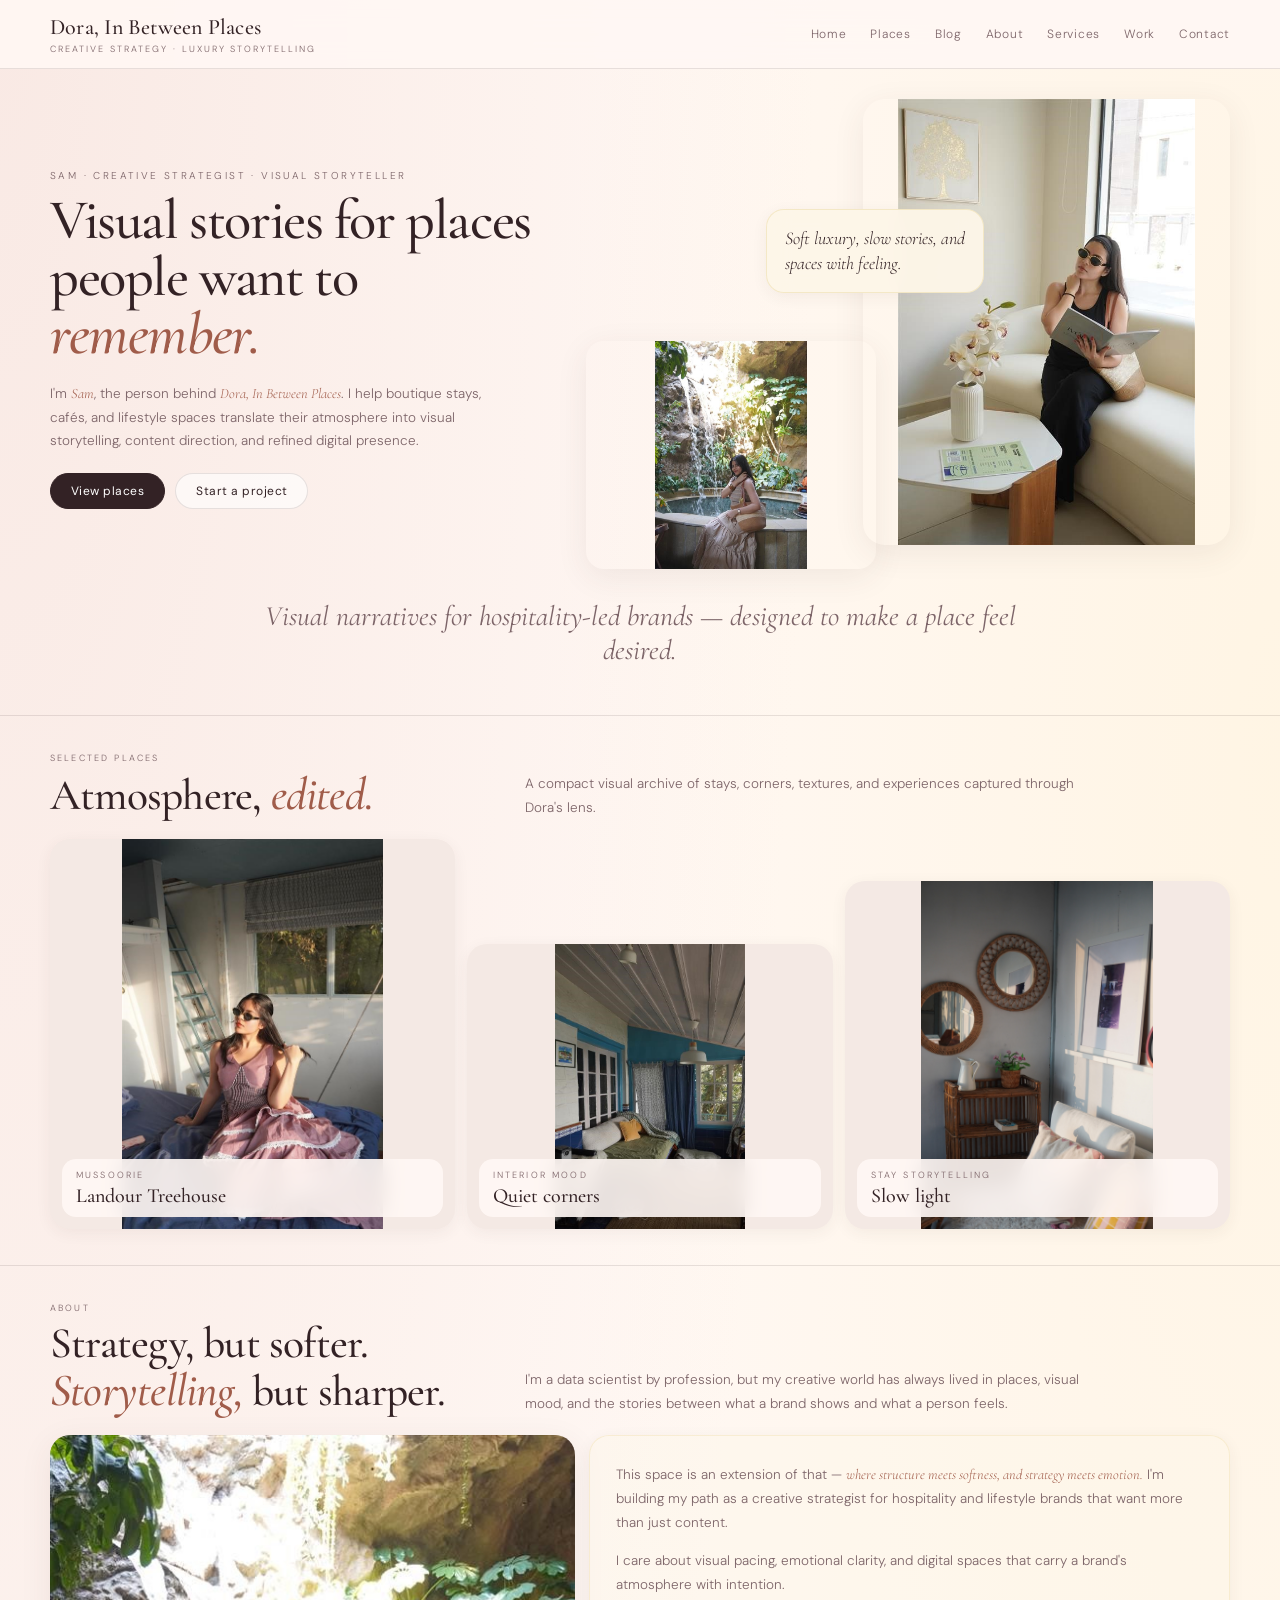
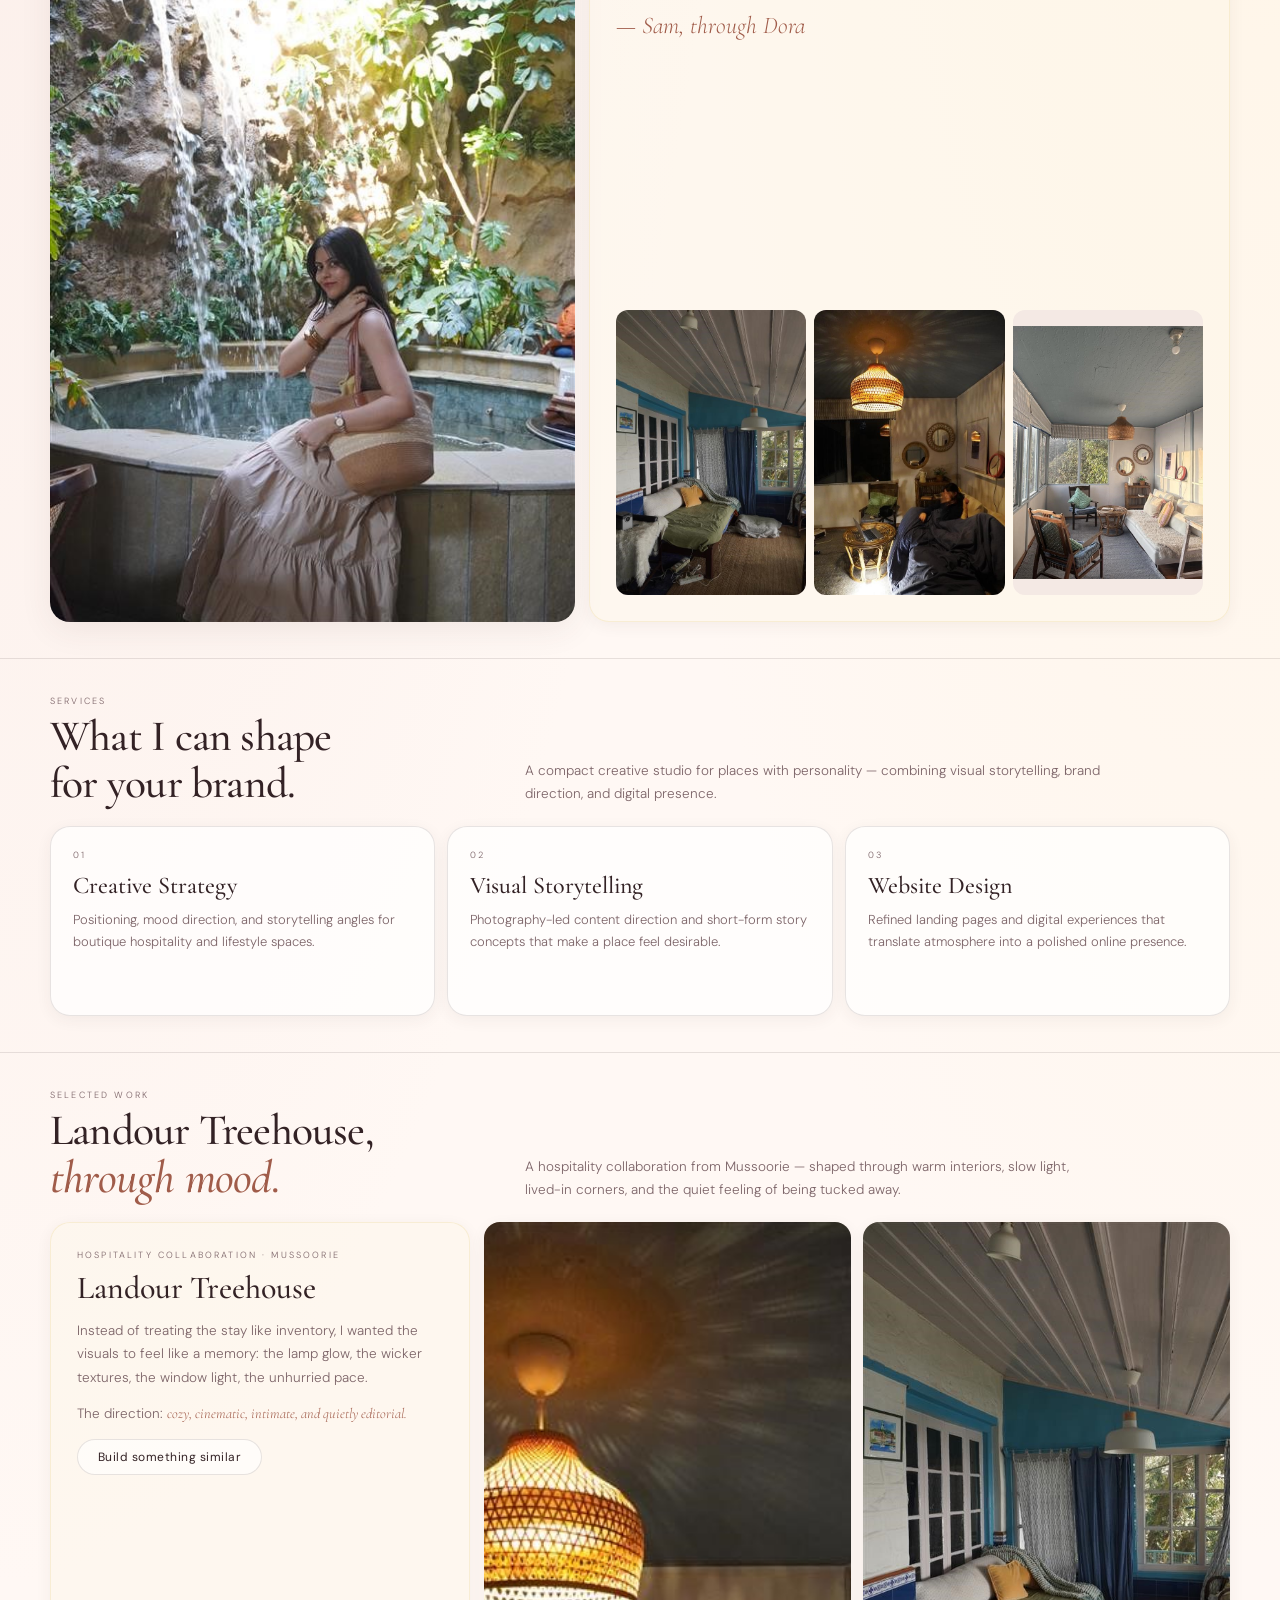
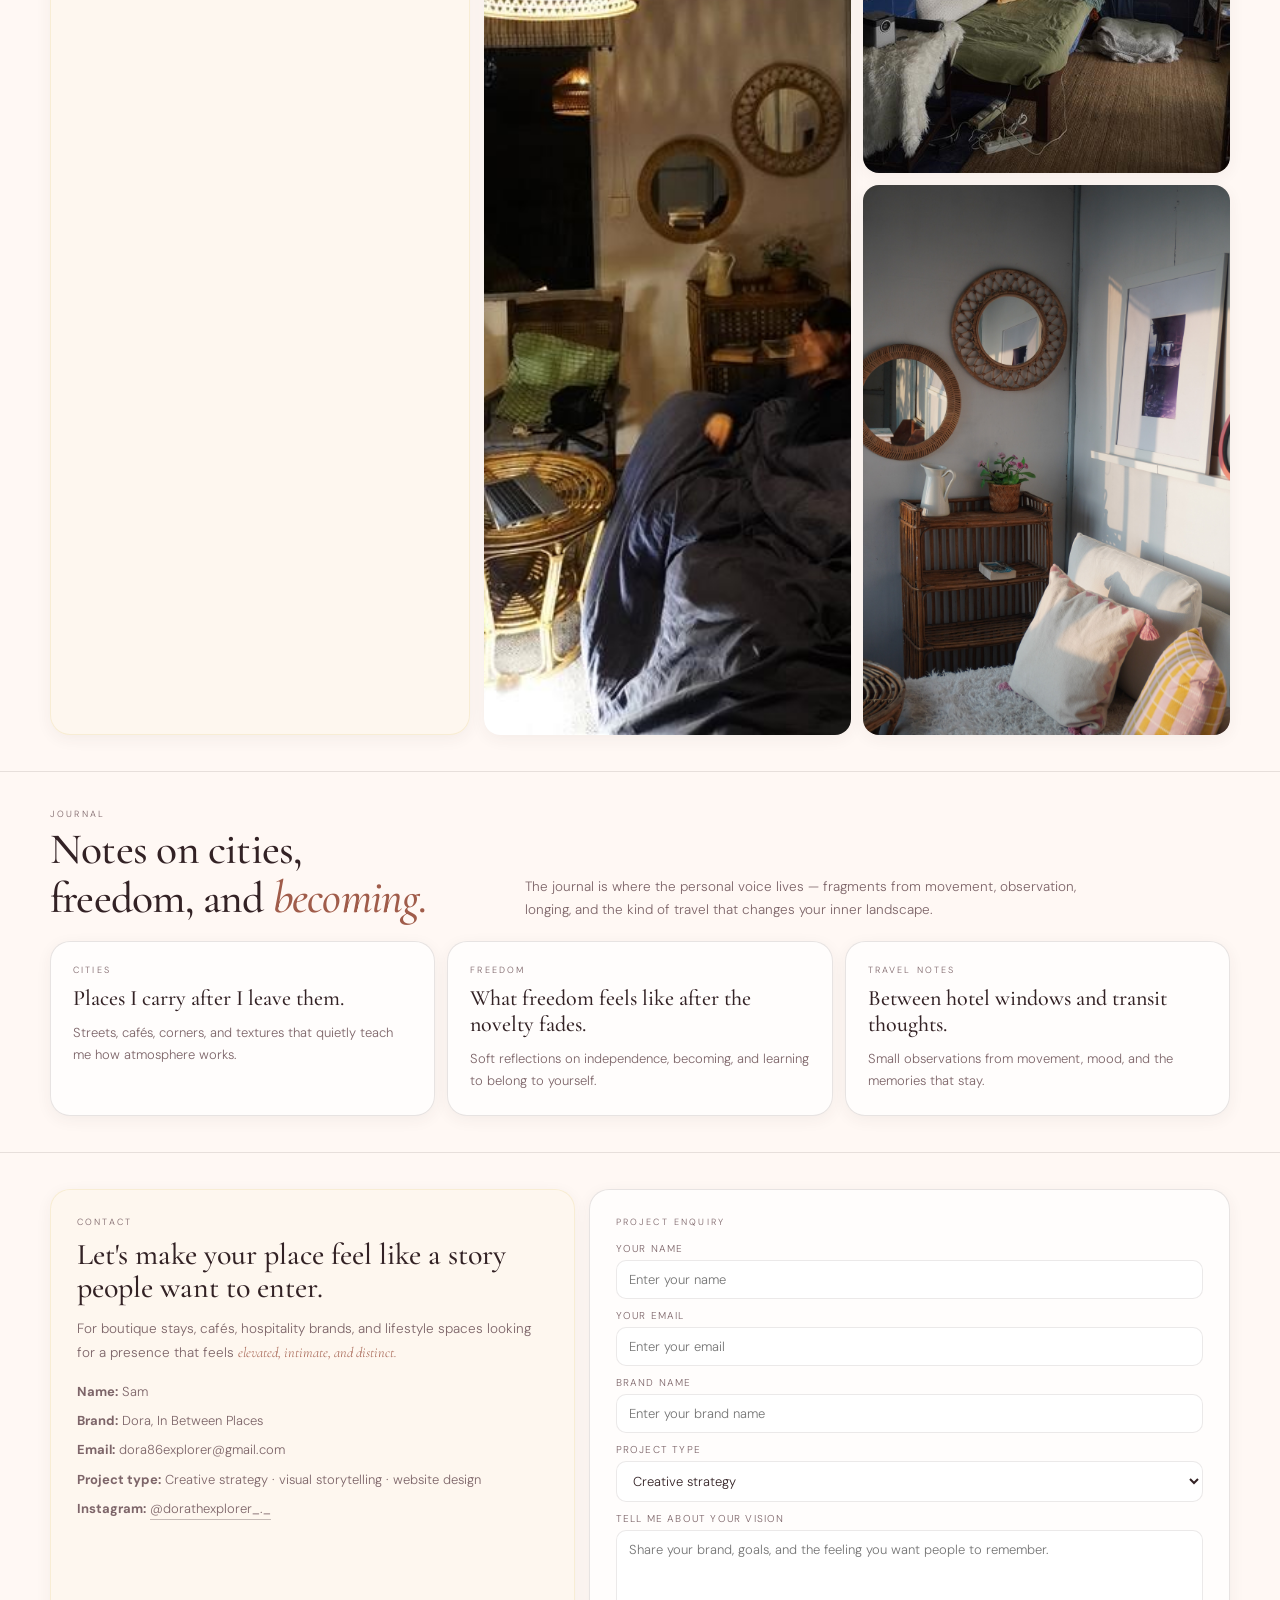
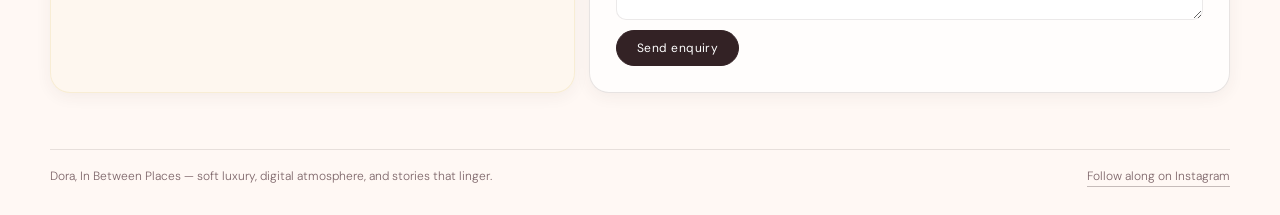
<file: index.html>
<!DOCTYPE html>
<html lang="en">
<head>
  <meta charset="UTF-8" />
  <meta name="viewport" content="width=device-width, initial-scale=1.0" />
  <title>Dora, In Between Places</title>

  <style>
    @import url('https://fonts.googleapis.com/css2?family=Cormorant+Garamond:ital,wght@0,400;0,500;0,600;1,400;1,500;1,600&family=DM+Sans:ital,wght@0,300;0,400;0,500;1,300&display=swap');

    :root {
      --bg: #fff8f4;
      --soft: #f4e9e4;
      --accent-yellow: #fdf6e8;
      --accent-yellow-deep: #eddcaa;
      --ink: #332225;
      --muted: #7d6569;
      --rose: #a05c4a;
      --rose-light: #d9a898;
      --line: rgba(62, 42, 46, 0.12);
      --card: rgba(255, 255, 255, 0.7);
      --shadow: 0 8px 32px rgba(74, 50, 55, 0.08);
      --shadow-sm: 0 4px 16px rgba(74, 50, 55, 0.06);
    }

    * { box-sizing: border-box; margin: 0; padding: 0; }
    html { scroll-behavior: smooth; }

    body {
      font-family: 'DM Sans', sans-serif;
      font-weight: 300;
      color: var(--ink);
      background: var(--bg);
      background-image:
        radial-gradient(ellipse at 0% 0%, rgba(244, 221, 215, 0.55) 0%, transparent 45%),
        radial-gradient(ellipse at 100% 15%, rgba(255, 240, 204, 0.4) 0%, transparent 40%);
    }

    a { color: inherit; text-decoration: none; }

    img {
    display: block;
    width: 100%;
    height: 100%;
    object-fit: contain;
  }

    .container {
      width: min(1180px, calc(100% - 40px));
      margin: 0 auto;
    }

    /* ── NAV ── */
    .topbar {
      position: sticky;
      top: 0;
      z-index: 20;
      background: rgba(255, 248, 244, 0.88);
      backdrop-filter: blur(20px);
      border-bottom: 1px solid var(--line);
    }

    .nav {
      height: 68px;
      display: flex;
      justify-content: space-between;
      align-items: center;
    }

    .brand-name {
      font-family: 'Cormorant Garamond', serif;
      font-size: 22px;
      font-weight: 500;
      letter-spacing: 0.01em;
    }

    .brand-sub {
      font-size: 9px;
      letter-spacing: 0.22em;
      text-transform: uppercase;
      color: var(--muted);
      margin-top: 3px;
    }

    .nav-links {
      display: flex;
      gap: 24px;
      font-size: 12px;
      letter-spacing: 0.06em;
      color: var(--muted);
    }

    .nav-links a { transition: color 0.2s; }
    .nav-links a:hover { color: var(--ink); }

    .tiny {
      font-size: 9px;
      letter-spacing: 0.24em;
      text-transform: uppercase;
      color: var(--muted);
    }

    /* ── HERO ── */
    .hero { padding: 30px 0 22px; }

    .hero-grid {
      display: grid;
      grid-template-columns: 0.88fr 1.12fr;
      gap: 30px;
      align-items: center;
    }

    .hero-eyebrow {
      font-size: 10px;
      letter-spacing: 0.24em;
      text-transform: uppercase;
      color: var(--muted);
      margin-bottom: 10px;
    }

    .hero h1 {
      font-family: 'Cormorant Garamond', serif;
      font-size: clamp(36px, 4.4vw, 58px);
      font-weight: 500;
      line-height: 1.0;
      letter-spacing: -0.025em;
      margin: 0 0 16px;
    }

    .hero h1 em {
      font-style: italic;
      color: var(--rose);
    }

    .hero p {
      color: var(--muted);
      line-height: 1.75;
      font-size: 13.5px;
      max-width: 460px;
    }

    em {
      font-family: 'Cormorant Garamond', serif;
      font-style: italic;
      color: var(--rose);
      font-size: 1.06em;
    }

    .hero-actions {
      margin-top: 20px;
      display: flex;
      gap: 10px;
      flex-wrap: wrap;
    }

    .btn {
      display: inline-flex;
      align-items: center;
      padding: 9px 20px;
      border-radius: 999px;
      font-size: 12px;
      font-family: 'DM Sans', sans-serif;
      font-weight: 400;
      letter-spacing: 0.04em;
      border: 1px solid var(--line);
      background: rgba(255, 255, 255, 0.6);
      transition: all 0.2s;
      cursor: pointer;
    }

    .btn:hover { background: white; box-shadow: var(--shadow-sm); }

    .btn-dark {
      background: var(--ink);
      color: white;
      border-color: var(--ink);
    }

    .btn-dark:hover { background: #4a2e32; }

    /* ── HERO COLLAGE ── */
    .hero-collage {
      position: relative;
      height: 480px;
    }

    .hero-main {
      position: absolute;
      right: 0;
      top: 0;
      width: 57%;
      height: 446px;
      border-radius: 22px;
      overflow: hidden;
      box-shadow: var(--shadow);
    }

    .hero-main img { object-position: center top; }

    .hero-side {
      position: absolute;
      left: 0;
      bottom: 10px;
      width: 45%;
      height: 228px;
      border-radius: 18px;
      overflow: hidden;
      box-shadow: var(--shadow);
    }

    .hero-note {
      position: absolute;
      left: 28%;
      top: 110px;
      width: 218px;
      padding: 16px 18px;
      border-radius: 18px;
      background: rgba(253, 246, 232, 0.94);
      backdrop-filter: blur(12px);
      box-shadow: var(--shadow-sm);
      font-family: 'Cormorant Garamond', serif;
      font-style: italic;
      font-size: 18px;
      line-height: 1.38;
      color: var(--ink);
      border: 1px solid rgba(237, 220, 170, 0.55);
    }

    /* ── MARQUEE LINE ── */
    .marquee-line {
      padding: 20px 0 26px;
      text-align: center;
      font-family: 'Cormorant Garamond', serif;
      font-style: italic;
      font-size: clamp(18px, 2.3vw, 28px);
      color: var(--muted);
      max-width: 820px;
      margin: 0 auto;
      font-weight: 400;
    }

    /* ── DIVIDER ── */
    .divider {
      height: 1px;
      background: var(--line);
    }

    /* ── SECTIONS ── */
    .section { padding: 36px 0; }

    .section-head {
      display: grid;
      grid-template-columns: 0.78fr 1.22fr;
      gap: 24px;
      align-items: end;
      margin-bottom: 20px;
    }

    .section-title {
      font-family: 'Cormorant Garamond', serif;
      font-size: clamp(28px, 3.4vw, 44px);
      font-weight: 500;
      line-height: 1.06;
      letter-spacing: -0.018em;
      margin: 6px 0 0;
    }

    .section-copy {
      color: var(--muted);
      line-height: 1.72;
      font-size: 13.5px;
      max-width: 580px;
    }

    /* ── PLACES MOSAIC ── */
    .project-mosaic {
      display: grid;
      grid-template-columns: 1.05fr 0.95fr 1fr;
      gap: 12px;
      align-items: end;
    }

    .mosaic-card {
      position: relative;
      border-radius: 20px;
      overflow: hidden;
      background: var(--soft);
      box-shadow: var(--shadow-sm);
    }

    .mosaic-card.one { height: 390px; }
    .mosaic-card.two { height: 285px; }
    .mosaic-card.three { height: 348px; }

    .mosaic-card img { transition: transform 0.65s ease; }
    .mosaic-card:hover img { transform: scale(1.03); }

    .mosaic-caption {
      position: absolute;
      left: 12px;
      right: 12px;
      bottom: 12px;
      padding: 10px 14px;
      background: rgba(255, 248, 244, 0.9);
      backdrop-filter: blur(10px);
      border-radius: 14px;
    }

    .mosaic-caption h3 {
      font-family: 'Cormorant Garamond', serif;
      font-size: 20px;
      font-weight: 500;
      line-height: 1.1;
      margin: 4px 0 0;
    }

    /* ── ABOUT ── */
    .about-layout {
      display: grid;
      grid-template-columns: 0.9fr 1.1fr;
      gap: 14px;
      align-items: stretch;
    }

    .about-img {
      height: auto;
      border-radius: 20px;
      overflow: hidden;
      box-shadow: var(--shadow);
    }

    .about-img img { object-position: center top; }

    .about-card {
      border-radius: 20px;
      background: rgba(253, 246, 232, 0.45);
      border: 1px solid rgba(237, 220, 170, 0.4);
      box-shadow: var(--shadow-sm);
      padding: 26px;
      display: grid;
      align-content: space-between;
    }

    .about-card p {
      color: var(--muted);
      line-height: 1.78;
      font-size: 13.5px;
      margin: 0 0 14px;
    }

    .signature {
      font-family: 'Cormorant Garamond', serif;
      font-style: italic;
      font-size: 24px;
      color: var(--rose);
      margin: 8px 0 18px;
    }

    .mini-row {
      display: grid;
      grid-template-columns: repeat(3, 1fr);
      gap: 8px;
    }

    .mini-row div {
      height: auto;
      border-radius: 12px;
      overflow: hidden;
      background: var(--soft);
    }

    /* ── SERVICES ── */
    .services-grid {
      display: grid;
      grid-template-columns: repeat(3, 1fr);
      gap: 12px;
    }

    .service-card {
      background: rgba(255, 255, 255, 0.68);
      border: 1px solid var(--line);
      box-shadow: var(--shadow-sm);
      border-radius: 20px;
      padding: 22px;
      min-height: 190px;
      transition: box-shadow 0.25s, background 0.25s;
    }

    .service-card:hover {
      box-shadow: var(--shadow);
      background: white;
    }

    .service-card h3 {
      font-family: 'Cormorant Garamond', serif;
      font-size: 24px;
      font-weight: 500;
      line-height: 1.1;
      margin: 12px 0 10px;
    }

    .service-card p {
      color: var(--muted);
      line-height: 1.7;
      font-size: 13px;
    }

    /* ── WORK ── */
    .work-layout {
      display: grid;
      grid-template-columns: 0.72fr 1.28fr;
      gap: 14px;
      align-items: stretch;
    }

    .work-text {
      border-radius: 20px;
      background: rgba(253, 246, 232, 0.45);
      border: 1px solid rgba(237, 220, 170, 0.4);
      box-shadow: var(--shadow-sm);
      padding: 26px;
    }

    .work-text h3 {
      font-family: 'Cormorant Garamond', serif;
      font-size: 32px;
      font-weight: 500;
      line-height: 1.06;
      margin: 10px 0 14px;
    }

    .work-text p {
      color: var(--muted);
      line-height: 1.75;
      font-size: 13.5px;
      margin: 0 0 12px;
    }

    .work-images {
      display: grid;
      grid-template-columns: 1fr 1fr;
      gap: 12px;
    }

    .work-img {
      border-radius: 16px;
      overflow: hidden;
      background: var(--soft);
      box-shadow: var(--shadow-sm);
      height: auto;
    }

    .work-img.tall {
      height: auto;
      grid-row: span 2;
    }

    .work-img img { object-fit: cover; }

    /* ── JOURNAL ── */
    .journal-grid {
      display: grid;
      grid-template-columns: repeat(3, 1fr);
      gap: 12px;
    }

    .journal-card {
      background: rgba(255, 255, 255, 0.68);
      border: 1px solid var(--line);
      box-shadow: var(--shadow-sm);
      border-radius: 20px;
      padding: 22px;
      min-height: 175px;
      transition: box-shadow 0.25s, background 0.25s;
    }

    .journal-card:hover {
      box-shadow: var(--shadow);
      background: white;
    }

    .journal-card h3 {
      font-family: 'Cormorant Garamond', serif;
      font-size: 22px;
      font-weight: 500;
      line-height: 1.18;
      margin: 10px 0 10px;
    }

    .journal-card p {
      color: var(--muted);
      line-height: 1.7;
      font-size: 13px;
    }

    /* ── CONTACT ── */
    .contact-layout {
      display: grid;
      grid-template-columns: 0.9fr 1.1fr;
      gap: 14px;
    }

    .contact-card,
    .form-card {
      background: rgba(255, 255, 255, 0.68);
      border: 1px solid var(--line);
      box-shadow: var(--shadow-sm);
      border-radius: 20px;
      padding: 26px;
    }

    .contact-card {
      background: rgba(253, 246, 232, 0.45);
      border: 1px solid rgba(237, 220, 170, 0.4);
    }

    .contact-card h3 {
      font-family: 'Cormorant Garamond', serif;
      font-size: 30px;
      font-weight: 500;
      line-height: 1.1;
      margin: 10px 0 13px;
    }

    .contact-card p {
      color: var(--muted);
      line-height: 1.72;
      font-size: 13.5px;
    }

    .contact-list {
      color: var(--muted);
      line-height: 1.7;
      font-size: 13px;
      display: grid;
      gap: 7px;
      margin-top: 16px;
    }

    .field {
      display: grid;
      gap: 5px;
      margin-bottom: 10px;
    }

    .field label {
      font-size: 10px;
      letter-spacing: 0.12em;
      text-transform: uppercase;
      color: var(--muted);
    }

    .field input,
    .field textarea,
    .field select {
      width: 100%;
      border: 1px solid rgba(62, 42, 46, 0.1);
      border-radius: 10px;
      padding: 10px 12px;
      background: rgba(255, 255, 255, 0.82);
      font: 300 13px 'DM Sans', sans-serif;
      outline: none;
      color: var(--ink);
      transition: border-color 0.2s;
    }

    .field input:focus,
    .field textarea:focus,
    .field select:focus {
      border-color: var(--rose-light);
    }

    .field textarea { min-height: 90px; resize: vertical; }

    /* ── FOOTER ── */
    .footer {
      padding: 20px 0 28px;
      font-size: 12px;
      color: var(--muted);
    }

    .footer-wrap {
      border-top: 1px solid var(--line);
      padding-top: 18px;
      display: flex;
      justify-content: space-between;
      gap: 14px;
      flex-wrap: wrap;
    }

    .social-link {
      border-bottom: 1px solid rgba(52, 35, 38, 0.28);
      padding-bottom: 2px;
      transition: border-color 0.2s, color 0.2s;
    }

    .social-link:hover { border-color: var(--rose); color: var(--rose); }

    /* ── RESPONSIVE ── */
    @media (max-width: 900px) {
      .hero-grid, .section-head, .project-mosaic,
      .about-layout, .services-grid, .work-layout,
      .journal-grid, .contact-layout {
        grid-template-columns: 1fr;
      }

      .hero-collage { height: 520px; }
      .hero-main { width: 76%; }
      .hero-side { width: 50%; }
      .hero-note { left: 4%; }
    }

    @media (max-width: 640px) {
      .nav { height: auto; padding: 14px 0; flex-direction: column; align-items: flex-start; gap: 10px; }
      .nav-links { gap: 14px; flex-wrap: wrap; }
      .hero-main { width: 86%; height: 360px; }
      .hero-side { width: 60%; height: 200px; }
      .hero-note { width: 185px; font-size: 15px; }
      .work-images { grid-template-columns: 1fr; }
      .work-img.tall { height: 280px; grid-row: span 1; }
    }
  </style>
</head>

<body>
  <header class="topbar">
    <div class="container nav">
      <div>
        <div class="brand-name">Dora, In Between Places</div>
        <div class="brand-sub">Creative strategy · luxury storytelling</div>
      </div>

      <nav class="nav-links">
        <a href="#home">Home</a>
        <a href="#places">Places</a>
        <a href="blog.html">Blog</a>
        <a href="#about">About</a>
        <a href="#services">Services</a>
        <a href="#work">Work</a>
        <a href="#contact">Contact</a>
      </nav>
    </div>
  </header>

  <main>
    <!-- HERO -->
    <section class="hero" id="home">
      <div class="container hero-grid">
        <div>
          <div class="hero-eyebrow">Sam · creative strategist · visual storyteller</div>
          <h1>Visual stories for places people want to <em>remember.</em></h1>
          <p>
            I'm <em>Sam</em>, the person behind <em>Dora, In Between Places</em>.
            I help boutique stays, cafés, and lifestyle spaces translate their atmosphere into
            visual storytelling, content direction, and refined digital presence.
          </p>

          <div class="hero-actions">
            <a class="btn btn-dark" href="#places">View places</a>
            <a class="btn" href="#contact">Start a project</a>
          </div>
        </div>

        <div class="hero-collage">
          <div class="hero-main">
            <img src="images/hero.jpg" alt="Sam in a bright interior">
          </div>

          <div class="hero-note">
            Soft luxury, slow stories, and spaces with feeling.
          </div>

          <div class="hero-side">
            <img src="images/about.jpg" alt="Sam near a waterfall">
          </div>
        </div>
      </div>

      <div class="container">
        <div class="marquee-line">
          Visual narratives for hospitality-led brands — designed to make a place feel desired.
        </div>
      </div>
    </section>

    <div class="divider"></div>

    <!-- PLACES -->
    <section class="section" id="places">
      <div class="container">
        <div class="section-head">
          <div>
            <div class="tiny">Selected places</div>
            <h2 class="section-title">Atmosphere, <em>edited.</em></h2>
          </div>
          <div class="section-copy">
            A compact visual archive of stays, corners, textures, and experiences captured through Dora's lens.
          </div>
        </div>

        <div class="project-mosaic">
          <div class="mosaic-card one">
            <img src="images/treehouse-sam-pink.jpg" alt="Sam at Landour Treehouse">
            <div class="mosaic-caption">
              <div class="tiny">Mussoorie</div>
              <h3>Landour Treehouse</h3>
            </div>
          </div>

          <div class="mosaic-card two">
            <img src="images/treehouse-detail.jpg" alt="Treehouse detail">
            <div class="mosaic-caption">
              <div class="tiny">Interior mood</div>
              <h3>Quiet corners</h3>
            </div>
          </div>

          <div class="mosaic-card three">
            <img src="images/treehouse-room-day.jpg" alt="Treehouse room">
            <div class="mosaic-caption">
              <div class="tiny">Stay storytelling</div>
              <h3>Slow light</h3>
            </div>
          </div>
        </div>
      </div>
    </section>

    <div class="divider"></div>

    <!-- ABOUT -->
    <section class="section" id="about">
      <div class="container">
        <div class="section-head">
          <div>
            <div class="tiny">About</div>
            <h2 class="section-title">Strategy, but softer.<br><em>Storytelling,</em> but sharper.</h2>
          </div>
          <div class="section-copy">
            I'm a data scientist by profession, but my creative world has always lived in places,
            visual mood, and the stories between what a brand shows and what a person feels.
          </div>
        </div>

        <div class="about-layout">
          <div class="about-img">
            <img src="images/about.jpg" alt="Sam by a waterfall">
          </div>

          <div class="about-card">
            <div>
              <p>
                This space is an extension of that —
                <em>where structure meets softness, and strategy meets emotion.</em>
                I'm building my path as a creative strategist for hospitality and lifestyle brands that want more than just content.
              </p>

              <p>
                I care about visual pacing, emotional clarity, and digital spaces that carry a brand's atmosphere with intention.
              </p>

              <div class="signature">— Sam, through Dora</div>
            </div>

            <div class="mini-row">
              <div><img src="images/treehouse-detail.jpg" alt="Treehouse detail"></div>
              <div><img src="images/treehouse-room-night.jpg" alt="Treehouse night"></div>
              <div><img src="images/treehouse-reading.jpg" alt="Sam reading"></div>
            </div>
          </div>
        </div>
      </div>
    </section>

    <div class="divider"></div>

    <!-- SERVICES -->
    <section class="section" id="services">
      <div class="container">
        <div class="section-head">
          <div>
            <div class="tiny">Services</div>
            <h2 class="section-title">What I can shape<br>for your brand.</h2>
          </div>
          <div class="section-copy">
            A compact creative studio for places with personality — combining visual storytelling,
            brand direction, and digital presence.
          </div>
        </div>

        <div class="services-grid">
          <div class="service-card">
            <div class="tiny">01</div>
            <h3>Creative Strategy</h3>
            <p>Positioning, mood direction, and storytelling angles for boutique hospitality and lifestyle spaces.</p>
          </div>

          <div class="service-card">
            <div class="tiny">02</div>
            <h3>Visual Storytelling</h3>
            <p>Photography-led content direction and short-form story concepts that make a place feel desirable.</p>
          </div>

          <div class="service-card">
            <div class="tiny">03</div>
            <h3>Website Design</h3>
            <p>Refined landing pages and digital experiences that translate atmosphere into a polished online presence.</p>
          </div>
        </div>
      </div>
    </section>

    <div class="divider"></div>

    <!-- WORK -->
    <section class="section" id="work">
      <div class="container">
        <div class="section-head">
          <div>
            <div class="tiny">Selected work</div>
            <h2 class="section-title">Landour Treehouse,<br><em>through mood.</em></h2>
          </div>
          <div class="section-copy">
            A hospitality collaboration from Mussoorie — shaped through warm interiors, slow light,
            lived-in corners, and the quiet feeling of being tucked away.
          </div>
        </div>

        <div class="work-layout">
          <div class="work-text">
            <div class="tiny">Hospitality collaboration · Mussoorie</div>
            <h3>Landour Treehouse</h3>
            <p>
              Instead of treating the stay like inventory, I wanted the visuals to feel like a memory:
              the lamp glow, the wicker textures, the window light, the unhurried pace.
            </p>
            <p>
              The direction: <em>cozy, cinematic, intimate, and quietly editorial.</em>
            </p>
            <a class="btn" href="#contact">Build something similar</a>
          </div>

          <div class="work-images">
            <div class="work-img tall">
              <img src="images/treehouse-room-night.jpg" alt="Landour Treehouse night">
            </div>
            <div class="work-img">
              <img src="images/treehouse-detail.jpg" alt="Treehouse detail">
            </div>
            <div class="work-img">
              <img src="images/treehouse-room-day.jpg" alt="Treehouse room day">
            </div>
          </div>
        </div>
      </div>
    </section>

    <div class="divider"></div>

    <!-- JOURNAL -->
    <section class="section" id="journal">
      <div class="container">
        <div class="section-head">
          <div>
            <div class="tiny">Journal</div>
            <h2 class="section-title">Notes on cities,<br>freedom, and <em>becoming.</em></h2>
          </div>
          <div class="section-copy">
            The journal is where the personal voice lives — fragments from movement, observation,
            longing, and the kind of travel that changes your inner landscape.
          </div>
        </div>

        <div class="journal-grid">
          <div class="journal-card">
            <div class="tiny">Cities</div>
            <h3>Places I carry after I leave them.</h3>
            <p>Streets, cafés, corners, and textures that quietly teach me how atmosphere works.</p>
          </div>

          <div class="journal-card">
            <div class="tiny">Freedom</div>
            <h3>What freedom feels like after the novelty fades.</h3>
            <p>Soft reflections on independence, becoming, and learning to belong to yourself.</p>
          </div>

          <div class="journal-card">
            <div class="tiny">Travel notes</div>
            <h3>Between hotel windows and transit thoughts.</h3>
            <p>Small observations from movement, mood, and the memories that stay.</p>
          </div>
        </div>
      </div>
    </section>

    <div class="divider"></div>

    <!-- CONTACT -->
    <section class="section" id="contact">
      <div class="container contact-layout">
        <div class="contact-card">
          <div class="tiny">Contact</div>
          <h3>Let's make your place feel like a story people want to enter.</h3>
          <p>
            For boutique stays, cafés, hospitality brands, and lifestyle spaces looking for a presence that feels
            <em>elevated, intimate, and distinct.</em>
          </p>

          <div class="contact-list">
            <div><strong>Name:</strong> Sam</div>
            <div><strong>Brand:</strong> Dora, In Between Places</div>
            <div><strong>Email:</strong> dora86explorer@gmail.com</div>
            <div><strong>Project type:</strong> Creative strategy · visual storytelling · website design</div>
            <div>
              <strong>Instagram:</strong>
              <a class="social-link" href="https://www.instagram.com/dorathexplorer_._?igsh=MTBxanVncGMxenY1MQ%3D%3D&utm_source=qr" target="_blank">
                @dorathexplorer_._
              </a>
            </div>
          </div>
        </div>

        <div class="form-card">
          <div class="tiny" style="margin-bottom: 14px;">Project enquiry</div>

          <div class="field">
            <label>Your name</label>
            <input type="text" placeholder="Enter your name">
          </div>

          <div class="field">
            <label>Your email</label>
            <input type="email" placeholder="Enter your email">
          </div>

          <div class="field">
            <label>Brand name</label>
            <input type="text" placeholder="Enter your brand name">
          </div>

          <div class="field">
            <label>Project type</label>
            <select>
              <option>Creative strategy</option>
              <option>Visual storytelling</option>
              <option>Website design</option>
              <option>Brand storytelling</option>
            </select>
          </div>

          <div class="field">
            <label>Tell me about your vision</label>
            <textarea placeholder="Share your brand, goals, and the feeling you want people to remember."></textarea>
          </div>

          <a class="btn btn-dark" href="mailto:dora86explorer@gmail.com?subject=Project%20Enquiry%20for%20Dora%2C%20In%20Between%20Places">
            Send enquiry
          </a>
        </div>
      </div>
    </section>
  </main>

  <footer class="footer">
    <div class="container footer-wrap">
      <div>Dora, In Between Places — soft luxury, digital atmosphere, and stories that linger.</div>
      <a class="social-link" href="https://www.instagram.com/dorathexplorer_._?igsh=MTBxanVncGMxenY1MQ%3D%3D&utm_source=qr" target="_blank">
        Follow along on Instagram
      </a>
    </div>
  </footer>
  <script src="https://identity.netlify.com/v1/netlify-identity-widget.js"></script>

  <script>
    if (window.netlifyIdentity) {
      window.netlifyIdentity.on("init", user => {
        if (!user) {
          window.netlifyIdentity.on("login", () => {
            document.location.href = "/admin/";
          });
        }
      });
    }
  </script>
</body>
</html>
</file>
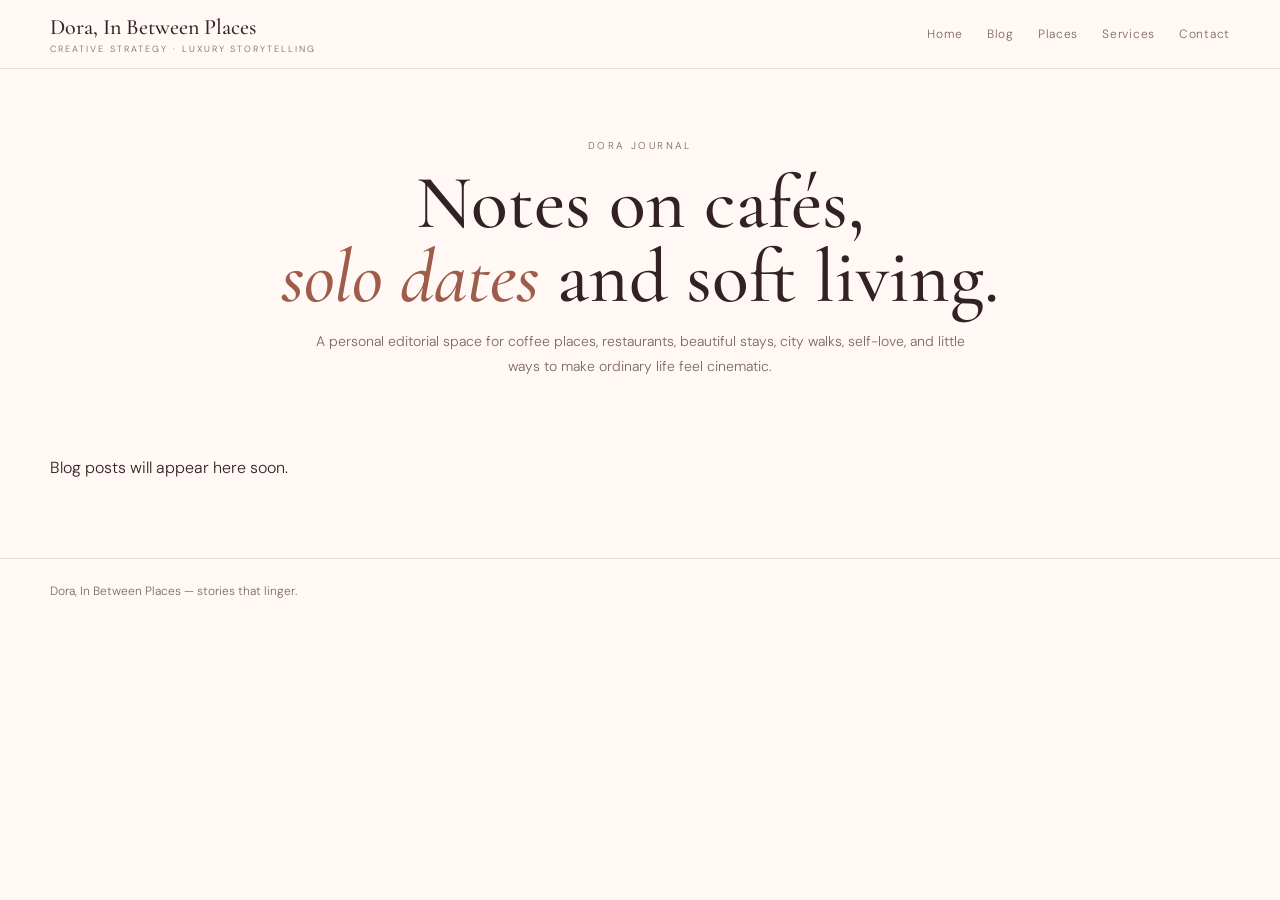
<file: blog.html>
<!DOCTYPE html>
<html lang="en">
<head>
  <meta charset="UTF-8" />
  <meta name="viewport" content="width=device-width, initial-scale=1.0" />
  <title>Blog | Dora, In Between Places</title>

  <style>
    @import url('https://fonts.googleapis.com/css2?family=Cormorant+Garamond:ital,wght@0,400;0,500;0,600;1,400;1,500;1,600&family=DM+Sans:ital,wght@0,300;0,400;0,500;1,300&display=swap');

    :root {
      --bg: #fff8f4;
      --soft: #f4e9e4;
      --ink: #332225;
      --muted: #7d6569;
      --rose: #a05c4a;
      --line: rgba(62, 42, 46, 0.12);
      --card: rgba(255, 255, 255, 0.72);
      --shadow: 0 8px 32px rgba(74, 50, 55, 0.08);
    }

    * { box-sizing: border-box; margin: 0; padding: 0; }

    body {
      font-family: 'DM Sans', sans-serif;
      font-weight: 300;
      color: var(--ink);
      background: var(--bg);
    }

    a { color: inherit; text-decoration: none; }

    .container {
      width: min(1180px, calc(100% - 40px));
      margin: 0 auto;
    }

    .topbar {
      position: sticky;
      top: 0;
      z-index: 20;
      background: rgba(255, 248, 244, 0.9);
      backdrop-filter: blur(18px);
      border-bottom: 1px solid var(--line);
    }

    .nav {
      height: 68px;
      display: flex;
      justify-content: space-between;
      align-items: center;
    }

    .brand-name {
      font-family: 'Cormorant Garamond', serif;
      font-size: 22px;
      font-weight: 500;
    }

    .brand-sub {
      font-size: 9px;
      letter-spacing: 0.22em;
      text-transform: uppercase;
      color: var(--muted);
      margin-top: 3px;
    }

    .nav-links {
      display: flex;
      gap: 24px;
      font-size: 12px;
      letter-spacing: 0.06em;
      color: var(--muted);
    }

    .hero {
      padding: 70px 0 48px;
      text-align: center;
    }

    .tiny {
      font-size: 10px;
      letter-spacing: 0.24em;
      text-transform: uppercase;
      color: var(--muted);
    }

    .hero h1 {
      font-family: 'Cormorant Garamond', serif;
      font-size: clamp(42px, 6vw, 76px);
      font-weight: 500;
      line-height: 0.98;
      margin: 14px 0;
    }

    .hero p {
      max-width: 680px;
      margin: 0 auto;
      color: var(--muted);
      font-size: 14px;
      line-height: 1.8;
    }

    em {
      font-family: 'Cormorant Garamond', serif;
      font-style: italic;
      color: var(--rose);
    }

    .blog-list {
      display: grid;
      gap: 54px;
      padding: 30px 0 80px;
    }

    .blog-card {
      display: grid;
      grid-template-columns: 1.05fr 0.95fr;
      gap: 54px;
      align-items: center;
    }

    .blog-card:nth-child(even) {
      grid-template-columns: 0.95fr 1.05fr;
    }

    .blog-card:nth-child(even) .blog-image {
      order: 2;
    }

    .blog-image {
      height: 520px;
      border-radius: 2px;
      overflow: hidden;
      background: var(--soft);
      box-shadow: var(--shadow);
    }

    .blog-image img {
      width: 100%;
      height: 100%;
      object-fit: cover;
    }

    .blog-content {
      padding: 20px 0;
    }

    .blog-date {
      color: var(--muted);
      font-size: 13px;
      margin-bottom: 24px;
    }

    .blog-content h2 {
      font-family: 'Cormorant Garamond', serif;
      font-size: clamp(36px, 4.8vw, 62px);
      line-height: 1.08;
      font-weight: 600;
      margin-bottom: 22px;
    }

    .blog-content p {
      color: var(--ink);
      font-size: 16px;
      line-height: 1.9;
      max-width: 520px;
      margin-bottom: 24px;
    }

    .read-more {
      display: inline-block;
      font-size: 15px;
      border-bottom: 1px solid var(--ink);
      padding-bottom: 5px;
    }

    .footer {
      border-top: 1px solid var(--line);
      padding: 24px 0;
      font-size: 12px;
      color: var(--muted);
    }

    @media (max-width: 900px) {
      .blog-card,
      .blog-card:nth-child(even) {
        grid-template-columns: 1fr;
        gap: 24px;
      }

      .blog-card:nth-child(even) .blog-image {
        order: 0;
      }

      .blog-image {
        height: 360px;
      }

      .nav {
        height: auto;
        padding: 14px 0;
        flex-direction: column;
        align-items: flex-start;
        gap: 10px;
      }

      .nav-links {
        flex-wrap: wrap;
        gap: 14px;
      }
    }
  </style>
</head>

<body>

  <header class="topbar">
    <div class="container nav">
      <div>
        <div class="brand-name">Dora, In Between Places</div>
        <div class="brand-sub">Creative strategy · luxury storytelling</div>
      </div>

      <nav class="nav-links">
        <a href="index.html">Home</a>
        <a href="blog.html">Blog</a>
        <a href="index.html#places">Places</a>
        <a href="index.html#services">Services</a>
        <a href="index.html#contact">Contact</a>
      </nav>
    </div>
  </header>

  <main>
    <section class="hero">
      <div class="container">
        <div class="tiny">Dora Journal</div>
        <h1>Notes on cafés,<br><em>solo dates</em> and soft living.</h1>
        <p>
          A personal editorial space for coffee places, restaurants, beautiful stays,
          city walks, self-love, and little ways to make ordinary life feel cinematic.
        </p>
      </div>
    </section>

    <section class="container blog-list" id="blogList">
      <p>Loading blog posts...</p>
    </section>
  </main>

  <footer class="footer">
    <div class="container">
      Dora, In Between Places — stories that linger.
    </div>
  </footer>

  <script>
  const repo = "Dora0-cmd/dora-portfolio";

  function parsePost(markdown, fileName) {
    const match = markdown.match(/^---\n([\s\S]*?)\n---\n([\s\S]*)$/);
    const data = {};
    let body = markdown;

    if (match) {
      body = match[2];
      match[1].split("\n").forEach(line => {
        const [key, ...rest] = line.split(":");
        if (key && rest.length) {
          data[key.trim()] = rest.join(":").trim().replace(/^["']|["']$/g, "");
        }
      });
    }

    return {
      title: data.title || fileName.replace(".md", ""),
      date: data.date ? new Date(data.date).toLocaleDateString("en-GB", { day: "2-digit", month: "long", year: "numeric" }) : "",
      heroImage: data.heroImage || "images/hero.jpg",
      excerpt: data.excerpt || "",
      slug: fileName.replace(".md", "")
    };
  }

  async function loadBlogs() {
    const blogList = document.getElementById("blogList");

    try {
      const filesResponse = await fetch(`https://api.github.com/repos/${repo}/contents/posts?ref=main`);
      const files = await filesResponse.json();

      const posts = await Promise.all(
        files
          .filter(file => file.name.endsWith(".md"))
          .map(async file => {
            const postResponse = await fetch(file.download_url);
            const markdown = await postResponse.text();
            return parsePost(markdown, file.name);
          })
      );

      blogList.innerHTML = "";

      posts.forEach(post => {
        const card = document.createElement("article");
        card.className = "blog-card";

        card.innerHTML = `
          <div class="blog-image">
            <img src="${post.heroImage}" alt="${post.title}">
          </div>

          <div class="blog-content">
            <div class="blog-date">${post.date}</div>
            <h2>${post.title}</h2>
            <p>${post.excerpt}</p>
            <a class="read-more" href="post.html?slug=${post.slug}">Read More</a>
          </div>
        `;

        blogList.appendChild(card);
      });

    } catch (error) {
      blogList.innerHTML = "<p>Blog posts will appear here soon.</p>";
    }
  }

  loadBlogs();
</script>

</body>
</html>
</file>
